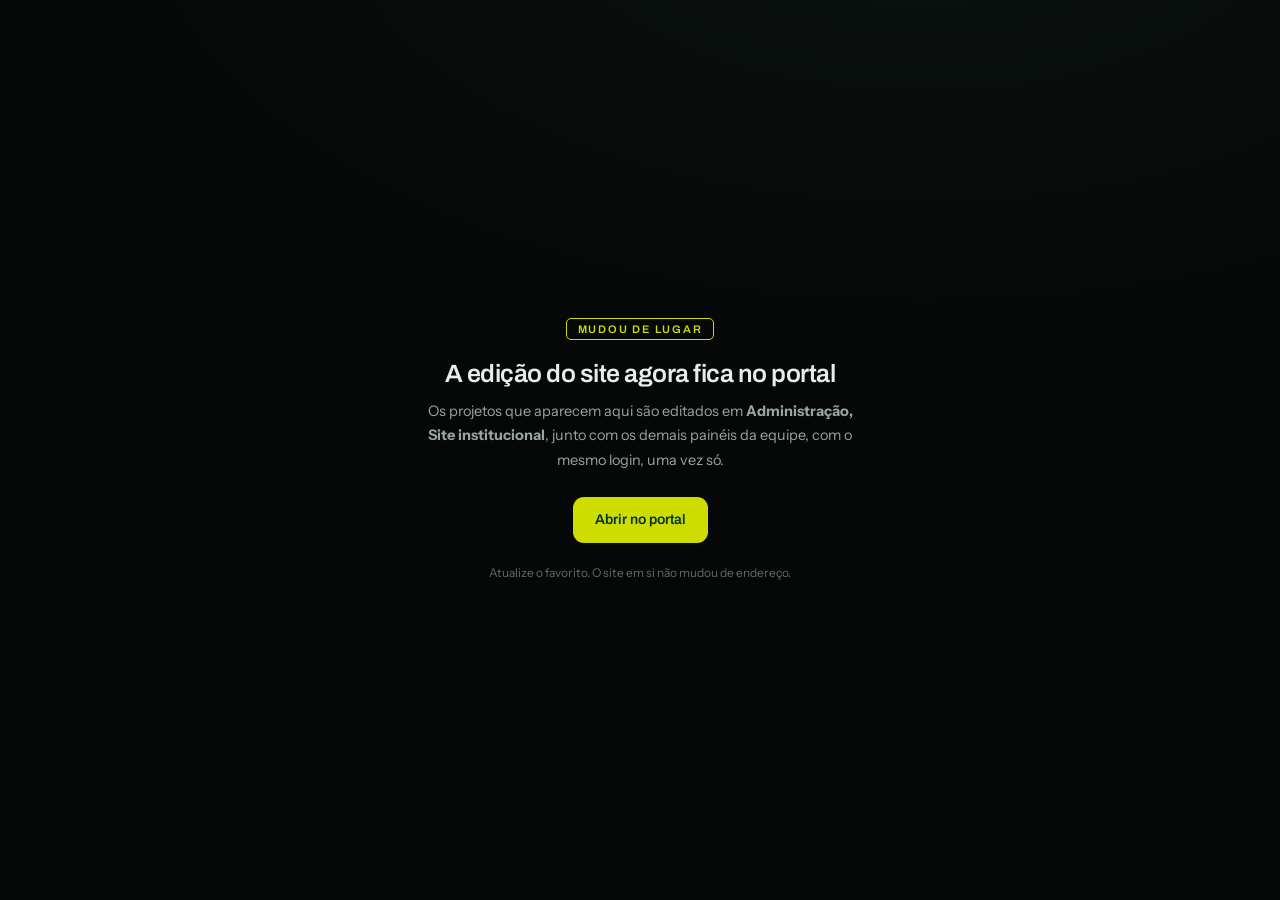
<file: admin.html>
<!DOCTYPE html>
<html lang="pt-BR">
<head>
<meta charset="UTF-8">
<meta name="viewport" content="width=device-width, initial-scale=1">
<meta name="theme-color" content="#050807"> <!-- auditar: ok, theme-color exige valor literal -->
<meta name="robots" content="noindex,nofollow">
<title>A edição do site agora fica no portal</title>
<link rel="icon" type="image/png" href="favicon.png">
<link rel="preconnect" href="https://fonts.googleapis.com">
<link rel="preconnect" href="https://fonts.gstatic.com" crossorigin>
<link href="https://fonts.googleapis.com/css2?family=Archivo:wght@600&family=Instrument+Sans:wght@400;500&family=IBM+Plex+Mono:wght@400&display=swap" rel="stylesheet">
<link rel="stylesheet" href="ds/tokens.css">
<style>
*{box-sizing:border-box;margin:0;padding:0}
body{min-height:100vh;background:radial-gradient(120% 90% at 72% -12%,var(--painel) 0%,var(--bg) 58%);
  color:var(--ink);font-family:var(--f);display:flex;align-items:center;justify-content:center;padding:28px;text-align:center}
.cx{max-width:430px}
.tag{font-family:var(--fd);font-size:11px;font-weight:600;letter-spacing:.16em;text-transform:uppercase;
  color:var(--syn);border:1px solid var(--syn-borda);border-radius:var(--r-tag);padding:4px 11px;display:inline-block}
h1{font-family:var(--fd);font-size:25px;font-weight:600;letter-spacing:-.02em;margin:20px 0 12px}
p{color:var(--muted);font-size:14.5px;line-height:1.7}
p.mini{color:var(--dim);font-size:12px;margin-top:20px}
a.btn{display:inline-flex;align-items:center;gap:9px;height:46px;padding:0 22px;border-radius:var(--r-sm);
  background:var(--syn);color:var(--cortex);font-family:var(--fd);font-weight:600;
  font-size:14px;text-decoration:none;margin-top:24px}
</style>
</head>
<body>
<div class="cx">
  <span class="tag">Mudou de lugar</span>
  <h1>A edição do site agora fica no portal</h1>
  <p>Os projetos que aparecem aqui são editados em <b>Administração, Site institucional</b>,
    junto com os demais painéis da equipe, com o mesmo login, uma vez só.</p>
  <a class="btn" href="https://membro.neurodynamics.dev/#/admin/site">Abrir no portal</a>
  <p class="mini">Atualize o favorito. O site em si não mudou de endereço.</p>
</div>
<script>setTimeout(function(){ location.replace('https://membro.neurodynamics.dev/#/admin/site'); }, 2600);</script>
</body>
</html>
</file>
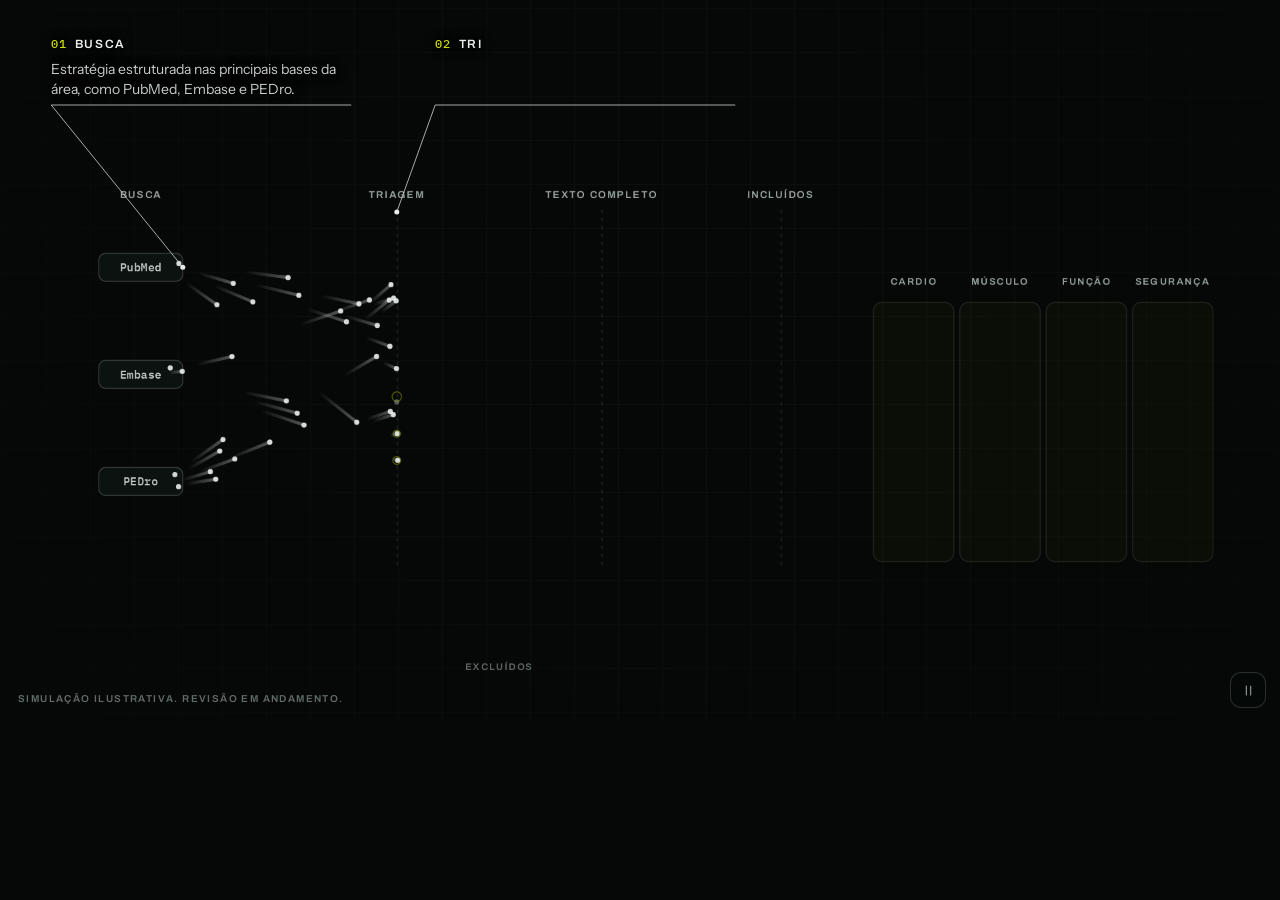
<file: anim/gaia.html>
<!doctype html>
<!--
  NeuroDynamics, animação da Gaia (revisão sistemática sobre FES-cycling).
  Cena 2D (cena2d.js): os estudos saem das bases, passam pela triagem e
  pelo texto completo, e os incluídos se organizam pelos desfechos que a
  revisão sintetiza. Sem números: a revisão está em andamento.
  Parâmetros: lang=en|pt|fr, t=<s> (congela), poster=1.
-->
<html lang="pt-BR">
<head>
<meta charset="utf-8">
<meta name="viewport" content="width=device-width, initial-scale=1">
<title>Gaia, animação</title>
<link rel="preconnect" href="https://fonts.googleapis.com">
<link rel="preconnect" href="https://fonts.gstatic.com" crossorigin>
<link href="https://fonts.googleapis.com/css2?family=Archivo:wght@600&family=IBM+Plex+Mono:wght@500;600&family=Instrument+Sans:wght@400&display=swap" rel="stylesheet">
<link rel="stylesheet" href="../ds/tokens.css">
<link rel="stylesheet" href="anim.css">
</head>
<body>
<main class="anim" id="anim">
  <div class="stage" id="stage">
    <div class="stage__status" id="status"></div>
    <div class="overlay" aria-hidden="true">
      <svg id="leaders"></svg>
      <div id="tags"></div>
    </div>
    <p class="note" data-t="note"></p>
  </div>
  <button class="toggle" type="button" id="toggle"></button>
  <ol class="legend" id="legend"></ol>
</main>
<script src="anim.js"></script>
<script src="cena2d.js"></script>
<script>
const TEXT = {
  pt: {
    note: 'Simulação ilustrativa. Revisão em andamento.',
    pause: 'Pausar a animação', play: 'Reproduzir a animação',
    bases: ['PubMed', 'Embase', 'PEDro'], etapas: ['Busca', 'Triagem', 'Texto completo', 'Incluídos'],
    desfechos: ['Cardio', 'Músculo', 'Função', 'Segurança'], fora: 'Excluídos',
    tags: {
      busca: ['Busca', 'Estratégia estruturada nas principais bases da área, como PubMed, Embase e PEDro.'],
      triagem: ['Triagem', 'Revisores independentes leem título, resumo e texto completo de cada estudo.'],
      sintese: ['Síntese', 'Os incluídos são avaliados quanto ao risco de viés e organizados por desfecho.'],
    },
  },
  en: {
    note: 'Illustrative simulation. Review in progress.',
    pause: 'Pause the animation', play: 'Play the animation',
    bases: ['PubMed', 'Embase', 'PEDro'], etapas: ['Search', 'Screening', 'Full text', 'Included'],
    desfechos: ['Cardio', 'Muscle', 'Function', 'Safety'], fora: 'Excluded',
    tags: {
      busca: ['Search', 'A structured strategy across the main databases of the field, such as PubMed, Embase and PEDro.'],
      triagem: ['Screening', 'Independent reviewers read the title, abstract and full text of each study.'],
      sintese: ['Synthesis', 'Included studies are appraised for risk of bias and organised by outcome.'],
    },
  },
  fr: {
    note: 'Simulation illustrative. Revue en cours.',
    pause: 'Mettre l\'animation en pause', play: 'Lire l\'animation',
    bases: ['PubMed', 'Embase', 'PEDro'], etapas: ['Recherche', 'Tri', 'Texte intégral', 'Inclus'],
    desfechos: ['Cardio', 'Muscle', 'Fonction', 'Sécurité'], fora: 'Exclus',
    tags: {
      busca: ['Recherche', 'Une stratégie structurée dans les principales bases du domaine, comme PubMed, Embase et PEDro.'],
      triagem: ['Tri', 'Des relecteurs indépendants lisent le titre, le résumé et le texte intégral de chaque étude.'],
      sintese: ['Synthèse', 'Les études incluses sont évaluées pour le risque de biais et classées par critère de jugement.'],
    },
  },
};

const P = NDPincel, { COR, SYN, TINTA, lerp, clamp, entre, suave } = P;
const PERIODO = 15;

/* os estudos: de que base vêm, quando saem, onde param */
const rnd = P.semente(7);
const ESTUDOS = Array.from({ length: 96 }, (_, i) => {
  const r = rnd();
  const destino = r < 0.6 ? 1 : r < 0.84 ? 2 : 3;   // 1: fora na triagem, 2: fora no texto completo, 3: incluído
  return { base: i % 3, t0: 0.4 + rnd() * 3.6, j: rnd() * 2 - 1, k: rnd() * 2 - 1, destino,
           desfechos: [0, 1, 2, 3].filter(() => rnd() < 0.45) };
});
ESTUDOS.filter(e => e.destino === 3).forEach((e, n) => { e.n = n; if (!e.desfechos.length) e.desfechos = [n % 4]; });
/* a ordem de cada estudo dentro da coluna de cada desfecho: a coluna cresce de baixo para cima */
const ORDEM = [0, 1, 2, 3].map(d => ESTUDOS.filter(e => e.destino === 3 && e.desfechos.includes(d)));
const INCLUIDOS = ESTUDOS.filter(e => e.destino === 3).length;

function geometria(W, H, narrow){
  const top = narrow ? 0.30 : 0.30, base = narrow ? 0.80 : 0.78;
  return {
    xBase: W * (narrow ? 0.12 : 0.11), x1: W * (narrow ? 0.34 : 0.31), x2: W * (narrow ? 0.52 : 0.47), x3: W * (narrow ? 0.66 : 0.61),
    mid: H * 0.52, banda: H * (base - top) / 2, top: H * top, base: H * base, chao: H * (narrow ? 0.9 : 0.9),
    gx: W * (narrow ? 0.70 : 0.68), gw: W * (narrow ? 0.27 : 0.27), gy: H * (narrow ? 0.40 : 0.42), gh: H * (narrow ? 0.40 : 0.36)
  };
}
const baseY = (G, b) => G.mid + (b - 1) * G.banda * 0.62;
/* onde cada estudo está em t: segmentos de 1,1 s entre as etapas */
function posicao(e, t, G){
  const s = t - e.t0; if (s < 0) return null;
  const A = [G.xBase + 28, baseY(G, e.base) + e.j * 6];
  const B = [G.x1, G.mid + e.j * G.banda * 0.55];
  const C = [G.x2, G.mid + e.j * G.banda * 0.4];
  const D = [G.x3, G.mid + e.j * G.banda * 0.3];
  const seg = (p, q, k) => [lerp(p[0], q[0], suave(k)), lerp(p[1], q[1], suave(k))];
  const pilha = (x, ordem) => [x + (ordem % 6) * 5 - 12, G.chao - Math.floor(ordem / 6) * 5];
  if (s < 1.1) return { p: seg(A, B, s / 1.1), estado: 'vai' };
  if (e.destino === 1){
    const o = ESTUDOS.filter(x => x.destino === 1).indexOf(e);
    return { p: seg(B, pilha(G.x1, o), (s - 1.1) / 0.9), estado: 'fora', k: clamp((s - 1.1) / 0.9) };
  }
  if (s < 2.2) return { p: seg(B, C, (s - 1.1) / 1.1), estado: 'vai' };
  if (e.destino === 2){
    const o = ESTUDOS.filter(x => x.destino === 2).indexOf(e);
    return { p: seg(C, pilha(G.x2, o), (s - 2.2) / 0.9), estado: 'fora', k: clamp((s - 2.2) / 0.9) };
  }
  if (s < 3.3) return { p: seg(C, D, (s - 2.2) / 1.1), estado: 'vai' };
  return { p: D, estado: 'dentro', k: clamp((s - 3.3) / 1.4) };
}
/* a célula de cada estudo incluído em cada desfecho */
function celula(G, d, e, narrow){
  const m = ORDEM[d].indexOf(e), cw = G.gw / 4, passo = narrow ? 8 : 12;
  return [G.gx + d * cw + cw / 2 + ((m % 3) - 1) * passo, G.gy + G.gh - (narrow ? 12 : 18) - Math.floor(m / 3) * passo];
}

NDCena({
  TEXT, periodo: PERIODO, quadroParado: 10.5,
  TAGS: [
    { key: 'busca', wide: [0.04, 0.05, 'left'], narrow: [0.05, 0.03, 'left'] },
    { key: 'triagem', wide: [0.34, 0.05, 'left'], narrow: [0.95, 0.03, 'right'] },
    { key: 'sintese', wide: [0.96, 0.84, 'right'], narrow: [0.95, 0.93, 'right'] },
  ],
  desenhar(ctx, t, W, H, { narrow, TEXT }){
    P.grade(ctx, W, H);
    const G = geometria(W, H, narrow);
    const fade = 1 - entre(t, PERIODO - 1.4, PERIODO - 0.2);
    const entra = entre(t, 0, 0.8);
    ctx.globalAlpha = fade * entra;

    /* as etapas: linha vertical e o nome em cima */
    TEXT.etapas.forEach((nome, i) => {
      const x = [G.xBase, G.x1, G.x2, G.x3][i];
      ctx.strokeStyle = TINTA(i ? 0.14 : 0); ctx.lineWidth = 1;
      if (i){ ctx.setLineDash([3, 5]); ctx.beginPath(); ctx.moveTo(x + .5, G.top - 6); ctx.lineTo(x + .5, G.base + 6); ctx.stroke(); ctx.setLineDash([]); }
      P.rotulo(ctx, nome, x, G.top - 18, { alinha: 'center', cor: COR.nevoa, tam: narrow ? 8.5 : 10 });
    });
    P.rotulo(ctx, TEXT.fora, (G.x1 + G.x2) / 2, G.chao + 22, { alinha: 'center', cor: COR.grafite, tam: narrow ? 8 : 9.5 });

    /* as bases */
    TEXT.bases.forEach((b, i) => {
      const y = baseY(G, i), w = narrow ? 58 : 84, h = narrow ? 22 : 28;
      P.caixa(ctx, G.xBase - w / 2, y - h / 2, w, h, 7);
      ctx.fillStyle = COR.painel; ctx.fill(); ctx.strokeStyle = TINTA(0.22); ctx.stroke();
      P.mono(ctx, b, G.xBase, y + 4, { alinha: 'center', cor: COR.clay, tam: narrow ? 9 : 11 });
    });

    /* a grade dos desfechos */
    const cw = G.gw / 4, cheia = entre(t, 6.5, 8.5);
    TEXT.desfechos.forEach((d, i) => {
      const x = G.gx + i * cw;
      P.caixa(ctx, x + 3, G.gy, cw - 6, G.gh, 9);
      ctx.fillStyle = `rgba(206,220,0,${0.025 + 0.05 * cheia})`; ctx.fill();
      ctx.strokeStyle = TINTA(0.12 + 0.1 * cheia); ctx.stroke();
      P.rotulo(ctx, d, x + cw / 2, G.gy - 18, { alinha: 'center', cor: COR.nevoa, tam: narrow ? 8 : 9.5 });
    });

    /* os estudos: um rastro curto atrás de cada um, um anel ao passar por uma etapa */
    const r = narrow ? 2 : 2.6, lado = narrow ? 5 : 8;
    for (const e of ESTUDOS){
      const q = posicao(e, t, G); if (!q) continue;
      const [x, y] = q.p;
      if (q.estado === 'dentro'){
        /* chega aos incluídos e se copia para a coluna de cada desfecho que mede */
        e.desfechos.forEach(d => {
          const c = celula(G, d, e, narrow);
          const px = lerp(x, c[0], suave(q.k)), py = lerp(y, c[1], suave(q.k));
          ctx.save(); P.brilho(ctx, SYN(0.8), 10); ctx.fillStyle = SYN(0.95);
          const l = lerp(r * 2, lado, suave(q.k));
          ctx.fillRect(px - l / 2, py - l / 2, l, l); ctx.restore();
        });
        continue;
      }
      const ant = posicao(e, t - 0.14, G);
      const fora = q.estado === 'fora';
      if (ant && !fora){
        const g = ctx.createLinearGradient(ant.p[0], ant.p[1], x, y);
        g.addColorStop(0, TINTA(0)); g.addColorStop(1, TINTA(0.35));
        ctx.strokeStyle = g; ctx.lineWidth = r * 1.2; ctx.lineCap = 'round';
        ctx.beginPath(); ctx.moveTo(ant.p[0], ant.p[1]); ctx.lineTo(x, y); ctx.stroke();
      }
      ctx.fillStyle = fora ? `rgba(97,108,104,${lerp(0.85, 0.6, q.k)})` : TINTA(0.9);
      ctx.beginPath(); ctx.arc(x, y, r, 0, Math.PI * 2); ctx.fill();
      /* o anel da leitura, ao cruzar cada etapa */
      const s = t - e.t0;
      [[1.1, G.x1], [2.2, G.x2], [3.3, G.x3]].forEach(([tg, gx]) => {
        const k = (s - tg) / 0.45;
        if (k < 0 || k > 1 || (tg === 2.2 && e.destino < 2) || (tg === 3.3 && e.destino < 3)) return;
        const yy = tg === 1.1 ? G.mid + e.j * G.banda * 0.55 : tg === 2.2 ? G.mid + e.j * G.banda * 0.4 : G.mid + e.j * G.banda * 0.3;
        ctx.strokeStyle = SYN(0.5 * (1 - k)); ctx.lineWidth = 1;
        ctx.beginPath(); ctx.arc(gx, yy, 3 + k * 10, 0, Math.PI * 2); ctx.stroke();
      });
    }
    ctx.globalAlpha = 1;

    return {
      busca: [G.xBase + (narrow ? 29 : 42), baseY(G, 0)],
      triagem: [G.x1, G.top - 4],
      sintese: [G.gx + G.gw / 2, G.gy + G.gh * 0.55],
    };
  },
});
</script>
</body>
</html>
</file>
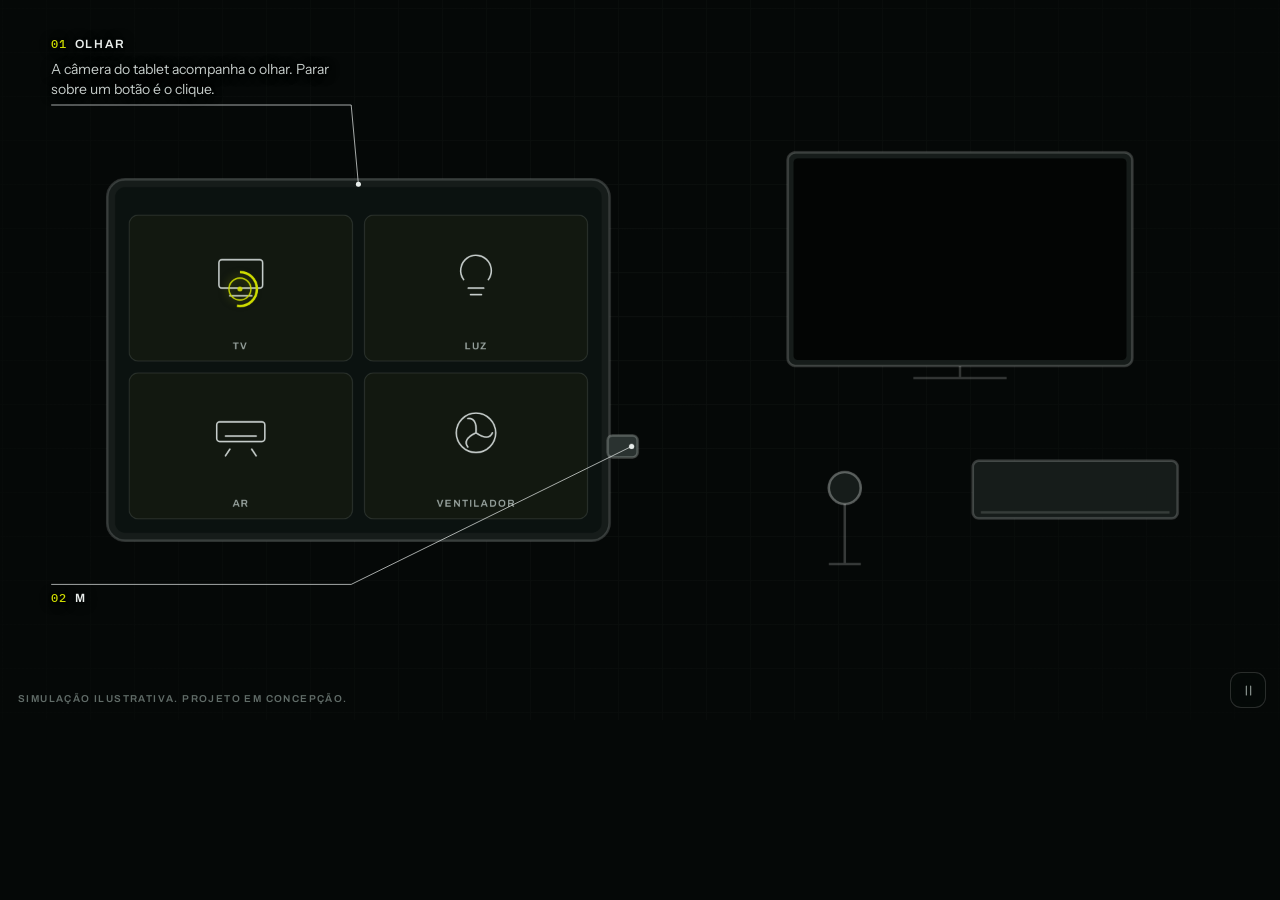
<file: anim/zefiro.html>
<!doctype html>
<!--
  NeuroDynamics, animação do Zéfiro (controle do ambiente pelo olhar).
  Cena 2D (cena2d.js): o olhar para sobre um botão do tablet, o módulo
  reemite o sinal do controle remoto e o aparelho responde. Projeto em
  conceito: a interface é ilustrativa.
  Parâmetros: lang=en|pt|fr, t=<s> (congela), poster=1.
-->
<html lang="pt-BR">
<head>
<meta charset="utf-8">
<meta name="viewport" content="width=device-width, initial-scale=1">
<title>Zéfiro, animação</title>
<link rel="preconnect" href="https://fonts.googleapis.com">
<link rel="preconnect" href="https://fonts.gstatic.com" crossorigin>
<link href="https://fonts.googleapis.com/css2?family=Archivo:wght@600&family=IBM+Plex+Mono:wght@500;600&family=Instrument+Sans:wght@400&display=swap" rel="stylesheet">
<link rel="stylesheet" href="../ds/tokens.css">
<link rel="stylesheet" href="anim.css">
</head>
<body>
<main class="anim" id="anim">
  <div class="stage" id="stage">
    <div class="stage__status" id="status"></div>
    <div class="overlay" aria-hidden="true">
      <svg id="leaders"></svg>
      <div id="tags"></div>
    </div>
    <p class="note" data-t="note"></p>
  </div>
  <button class="toggle" type="button" id="toggle"></button>
  <ol class="legend" id="legend"></ol>
</main>
<script src="anim.js"></script>
<script src="cena2d.js"></script>
<script>
const TEXT = {
  pt: {
    note: 'Simulação ilustrativa. Projeto em concepção.',
    pause: 'Pausar a animação', play: 'Reproduzir a animação',
    botoes: ['TV', 'Luz', 'Ar', 'Ventilador'],
    tags: {
      olhar: ['Olhar', 'A câmera do tablet acompanha o olhar. Parar sobre um botão é o clique.'],
      modulo: ['Módulo', 'Aprende os sinais dos controles remotos da casa e os reemite em infravermelho.'],
      casa: ['A casa', 'A TV, a luz e o ar respondem como respondem ao controle de sempre.'],
    },
  },
  en: {
    note: 'Illustrative simulation. Concept-stage project.',
    pause: 'Pause the animation', play: 'Play the animation',
    botoes: ['TV', 'Light', 'Air', 'Fan'],
    tags: {
      olhar: ['Gaze', 'The tablet camera follows the eyes. Resting on a button is the click.'],
      modulo: ['Module', 'Learns the signals of the remote controls at home and re-emits them in infrared.'],
      casa: ['The home', 'The TV, the light and the air conditioning respond as they do to the usual remote.'],
    },
  },
  fr: {
    note: 'Simulation illustrative. Projet en conception.',
    pause: 'Mettre l\'animation en pause', play: 'Lire l\'animation',
    botoes: ['Télé', 'Lumière', 'Clim', 'Ventilateur'],
    tags: {
      olhar: ['Regard', 'La caméra de la tablette suit le regard. S\'arrêter sur un bouton vaut un clic.'],
      modulo: ['Module', 'Il apprend les signaux des télécommandes de la maison et les réémet en infrarouge.'],
      casa: ['La maison', 'La télé, la lumière et la clim répondent comme à la télécommande habituelle.'],
    },
  },
};

const P = NDPincel, { COR, SYN, TINTA, lerp, clamp, entre, suave } = P;
const PERIODO = 13;
/* cada pedido: o botão, quando o olhar chega, quando o clique acontece */
const PEDIDOS = [
  { botao: 0, chega: 0.4, clica: 2.0, alvo: 'tv' },
  { botao: 1, chega: 4.2, clica: 5.8, alvo: 'luz' },
  { botao: 2, chega: 8.0, clica: 9.6, alvo: 'ar' },
];
const DURA = 1.2;          // o olhar parado até virar clique
const VOO = 0.8;           // o sinal do módulo até o aparelho

function geo(W, H, narrow){
  if (narrow) return {
    tab: { x: W * 0.08, y: H * 0.16, w: W * 0.84, h: H * 0.36 },
    mod: { x: W * 0.92 - 4, y: H * 0.52 + 6 },
    tv: { x: W * 0.08, y: H * 0.64, w: W * 0.42, h: H * 0.2 },
    luz: { x: W * 0.68, y: H * 0.70 }, ar: { x: W * 0.58, y: H * 0.88, w: W * 0.34, h: H * 0.06 }
  };
  return {
    tab: { x: W * 0.09, y: H * 0.26, w: W * 0.38, h: H * 0.48 },
    mod: { x: W * 0.47 + 6, y: H * 0.62 },
    tv: { x: W * 0.62, y: H * 0.22, w: W * 0.26, h: H * 0.28 },
    luz: { x: W * 0.66, y: H * 0.70 }, ar: { x: W * 0.76, y: H * 0.64, w: W * 0.16, h: H * 0.08 }
  };
}
function botaoRet(G, i){
  const pad = 14, gap = 12, t = G.tab, iw = t.w - pad * 2, ih = t.h - pad * 2 - 14;
  const bw = (iw - gap) / 2, bh = (ih - gap) / 2;
  return { x: t.x + pad + (i % 2) * (bw + gap), y: t.y + pad + 14 + Math.floor(i / 2) * (bh + gap), w: bw, h: bh };
}
/* os ícones, só traço */
function icone(ctx, i, cx, cy, s, cor){
  ctx.save(); ctx.strokeStyle = cor; ctx.lineWidth = 1.6; ctx.lineCap = 'round'; ctx.lineJoin = 'round'; ctx.beginPath();
  if (i === 0){ P.caixa(ctx, cx - s, cy - s * 0.7, s * 2, s * 1.3, 3); ctx.moveTo(cx - s * 0.5, cy + s * 0.95); ctx.lineTo(cx + s * 0.5, cy + s * 0.95); }
  if (i === 1){ ctx.arc(cx, cy - s * 0.2, s * 0.7, Math.PI * 0.8, Math.PI * 2.2); ctx.moveTo(cx - s * 0.35, cy + s * 0.6); ctx.lineTo(cx + s * 0.35, cy + s * 0.6);
    ctx.moveTo(cx - s * 0.25, cy + s * 0.9); ctx.lineTo(cx + s * 0.25, cy + s * 0.9); }
  if (i === 2){ P.caixa(ctx, cx - s * 1.1, cy - s * 0.5, s * 2.2, s * 0.9, 3); ctx.moveTo(cx - s * 0.7, cy + s * 0.15); ctx.lineTo(cx + s * 0.7, cy + s * 0.15);
    ctx.moveTo(cx - s * 0.5, cy + s * 0.75); ctx.lineTo(cx - s * 0.7, cy + s * 1.05); ctx.moveTo(cx + s * 0.5, cy + s * 0.75); ctx.lineTo(cx + s * 0.7, cy + s * 1.05); }
  if (i === 3){ ctx.arc(cx, cy, s * 0.9, 0, Math.PI * 2); for (let k = 0; k < 3; k++){ const a = k * 2.094;
    ctx.moveTo(cx, cy); ctx.quadraticCurveTo(cx + Math.cos(a + 0.6) * s * 0.7, cy + Math.sin(a + 0.6) * s * 0.7, cx + Math.cos(a) * s * 0.75, cy + Math.sin(a) * s * 0.75); } }
  ctx.stroke(); ctx.restore();
}
function alvoPonto(G, k){
  if (k === 'tv') return [G.tv.x, G.tv.y + G.tv.h / 2];
  if (k === 'luz') return [G.luz.x - 14, G.luz.y - 14];
  return [G.ar.x, G.ar.y + G.ar.h / 2];
}

NDCena({
  TEXT, periodo: PERIODO, quadroParado: 3.6,
  TAGS: [
    { key: 'olhar', wide: [0.04, 0.05, 'left'], narrow: [0.05, 0.03, 'left'] },
    { key: 'modulo', wide: [0.04, 0.82, 'left'], narrow: [0.05, 0.56, 'left'] },
    { key: 'casa', wide: [0.96, 0.05, 'right'], narrow: [0.95, 0.03, 'right'] },
  ],
  desenhar(ctx, t, W, H, { narrow, TEXT }){
    P.grade(ctx, W, H);
    const G = geo(W, H, narrow);
    const fade = 1 - entre(t, PERIODO - 0.9, PERIODO - 0.1);
    ctx.globalAlpha = fade;

    /* o estado da casa em t */
    const ligado = { tv: 0, luz: 0, ar: 0 }, ativo = [0, 0, 0, 0];
    let sinal = null;
    PEDIDOS.forEach(pd => {
      const k = entre(t, pd.clica + VOO - 0.1, pd.clica + VOO + 0.4);
      ligado[pd.alvo] = Math.max(ligado[pd.alvo], k);
      ativo[pd.botao] = Math.max(ativo[pd.botao], entre(t, pd.clica, pd.clica + 0.25) * (1 - entre(t, pd.clica + 1.6, pd.clica + 2.2)));
      if (t >= pd.clica && t <= pd.clica + VOO + 0.3) sinal = { pd, k: (t - pd.clica) / VOO };
    });

    /* o olhar: vai de um botão a outro e para */
    let gz = null, dwell = 0;
    for (let i = PEDIDOS.length - 1; i >= 0; i--){
      const pd = PEDIDOS[i]; if (t < pd.chega - 0.6) continue;
      const b = botaoRet(G, pd.botao), dest = [b.x + b.w / 2, b.y + b.h / 2];
      const prev = i ? botaoRet(G, PEDIDOS[i - 1].botao) : { x: G.tab.x + G.tab.w / 2 - 20, y: G.tab.y + G.tab.h / 2 - 20, w: 40, h: 40 };
      const orig = [prev.x + prev.w / 2, prev.y + prev.h / 2];
      const k = entre(t, pd.chega - 0.6, pd.chega + 0.2);
      gz = [lerp(orig[0], dest[0], k) + Math.sin(t * 7) * 1.5, lerp(orig[1], dest[1], k) + Math.cos(t * 5) * 1.5];
      dwell = clamp((t - (pd.clica - DURA)) / DURA);
      if (t > pd.clica) dwell = 0;
      break;
    }
    if (!gz){ const b = G.tab; gz = [b.x + b.w / 2 + Math.sin(t * 2) * 10, b.y + b.h / 2]; }

    /* o tablet */
    const tb = G.tab;
    P.caixa(ctx, tb.x - 8, tb.y - 8, tb.w + 16, tb.h + 16, 18); ctx.fillStyle = COR.escuro; ctx.fill(); ctx.strokeStyle = TINTA(0.18); ctx.stroke();
    P.caixa(ctx, tb.x, tb.y, tb.w, tb.h, 10); ctx.fillStyle = COR.painel; ctx.fill();
    const cam = [tb.x + tb.w / 2, tb.y - 3];
    ctx.fillStyle = TINTA(0.5); ctx.beginPath(); ctx.arc(cam[0], cam[1], 2.2, 0, Math.PI * 2); ctx.fill();
    TEXT.botoes.forEach((nome, i) => {
      const b = botaoRet(G, i), a = ativo[i];
      P.caixa(ctx, b.x, b.y, b.w, b.h, 9);
      ctx.fillStyle = `rgba(206,220,0,${0.03 + a * 0.12})`; ctx.fill();
      ctx.strokeStyle = a > 0.05 ? SYN(0.4 + a * 0.5) : TINTA(0.14); ctx.lineWidth = 1; ctx.stroke();
      const s = Math.min(b.w, b.h) * (narrow ? 0.16 : 0.15);
      icone(ctx, i, b.x + b.w / 2, b.y + b.h / 2 - s * 0.6, s, a > 0.05 ? SYN(0.9) : COR.clay);
      P.rotulo(ctx, nome, b.x + b.w / 2, b.y + b.h - (narrow ? 8 : 12), { alinha: 'center', cor: a > 0.05 ? COR.synapse : COR.nevoa, tam: narrow ? 8 : 10 });
    });
    /* o cursor do olhar, com o anel que enche */
    ctx.save(); P.brilho(ctx, SYN(0.6), 14);
    ctx.strokeStyle = SYN(0.9); ctx.lineWidth = 1.5; ctx.beginPath(); ctx.arc(gz[0], gz[1], 11, 0, Math.PI * 2); ctx.stroke(); ctx.restore();
    ctx.fillStyle = SYN(0.9); ctx.beginPath(); ctx.arc(gz[0], gz[1], 2.5, 0, Math.PI * 2); ctx.fill();
    if (dwell > 0){ ctx.strokeStyle = SYN(1); ctx.lineWidth = 2.5; ctx.beginPath();
      ctx.arc(gz[0], gz[1], 17, -Math.PI / 2, -Math.PI / 2 + dwell * Math.PI * 2); ctx.stroke(); }

    /* o módulo, preso ao tablet */
    const md = G.mod, mw = narrow ? 26 : 30, mh = narrow ? 18 : 22;
    P.caixa(ctx, md.x - (narrow ? mw : 0), md.y - mh / 2, mw, mh, 5); ctx.fillStyle = '#2a3230'; ctx.fill(); ctx.strokeStyle = TINTA(0.25); ctx.stroke();
    const led = [narrow ? md.x - mw + 6 : md.x + mw - 6, md.y];
    const pisca = sinal ? 0.5 + 0.5 * Math.sin(t * 40) : 0;
    ctx.save(); if (pisca) P.brilho(ctx, SYN(0.9), 12);
    ctx.fillStyle = sinal ? SYN(0.5 + pisca * 0.5) : TINTA(0.25); ctx.beginPath(); ctx.arc(led[0], led[1], 3, 0, Math.PI * 2); ctx.fill(); ctx.restore();

    /* o sinal: arcos que viajam do módulo ao aparelho */
    if (sinal){
      const dst = alvoPonto(G, sinal.pd.alvo), ang = Math.atan2(dst[1] - led[1], dst[0] - led[0]);
      for (let k = 0; k < 4; k++){
        const f = sinal.k - k * 0.12; if (f < 0 || f > 1) continue;
        const x = lerp(led[0], dst[0], f), y = lerp(led[1], dst[1], f);
        ctx.strokeStyle = SYN(0.75 * (1 - f * 0.6)); ctx.lineWidth = 1.4;
        ctx.beginPath(); ctx.arc(x, y, 10 + k * 2, ang - 0.6, ang + 0.6); ctx.stroke();
      }
    }

    /* a TV: a tela acende em Axon e Cortex */
    const tv = G.tv;
    P.caixa(ctx, tv.x - 6, tv.y - 6, tv.w + 12, tv.h + 12, 8); ctx.fillStyle = COR.escuro; ctx.fill(); ctx.strokeStyle = TINTA(0.2); ctx.stroke();
    P.caixa(ctx, tv.x, tv.y, tv.w, tv.h, 4); ctx.fillStyle = '#030504'; ctx.fill();
    if (ligado.tv > 0){
      ctx.save(); ctx.globalAlpha *= ligado.tv;
      const g = ctx.createLinearGradient(tv.x, tv.y, tv.x + tv.w, tv.y + tv.h);
      g.addColorStop(0, '#00352F'); g.addColorStop(1, '#00594F');
      P.caixa(ctx, tv.x, tv.y, tv.w, tv.h, 4); ctx.fillStyle = g; ctx.fill();
      for (let k = 0; k < 3; k++){ const yy = tv.y + tv.h * (0.62 + k * 0.1);
        ctx.fillStyle = TINTA(0.25 - k * 0.06); ctx.fillRect(tv.x + tv.w * 0.1, yy, tv.w * (0.6 - k * 0.15), 3); }
      ctx.restore();
    }
    ctx.strokeStyle = TINTA(0.2); ctx.beginPath(); ctx.moveTo(tv.x + tv.w / 2, tv.y + tv.h + 6); ctx.lineTo(tv.x + tv.w / 2, tv.y + tv.h + 18);
    ctx.moveTo(tv.x + tv.w * 0.36, tv.y + tv.h + 18); ctx.lineTo(tv.x + tv.w * 0.64, tv.y + tv.h + 18); ctx.stroke();

    /* a luz */
    const lz = G.luz, rl = narrow ? 12 : 16;
    if (ligado.luz > 0){ const g = ctx.createRadialGradient(lz.x, lz.y - rl, 0, lz.x, lz.y - rl, rl * 7);
      g.addColorStop(0, `rgba(232,237,235,${0.35 * ligado.luz})`); g.addColorStop(1, 'rgba(232,237,235,0)');
      ctx.fillStyle = g; ctx.beginPath(); ctx.arc(lz.x, lz.y - rl, rl * 7, 0, Math.PI * 2); ctx.fill(); }
    ctx.fillStyle = ligado.luz > 0.1 ? `rgba(240,242,240,${0.4 + 0.6 * ligado.luz})` : COR.escuro;
    ctx.strokeStyle = TINTA(0.35); ctx.beginPath(); ctx.arc(lz.x, lz.y - rl, rl, 0, Math.PI * 2); ctx.fill(); ctx.stroke();
    ctx.strokeStyle = TINTA(0.22); ctx.beginPath(); ctx.moveTo(lz.x, lz.y); ctx.lineTo(lz.x, lz.y + (narrow ? 34 : 60));
    ctx.moveTo(lz.x - 16, lz.y + (narrow ? 34 : 60)); ctx.lineTo(lz.x + 16, lz.y + (narrow ? 34 : 60)); ctx.stroke();

    /* o ar: o visor mostra a temperatura e o ar sai */
    const ar = G.ar;
    P.caixa(ctx, ar.x, ar.y, ar.w, ar.h, 6); ctx.fillStyle = COR.escuro; ctx.fill(); ctx.strokeStyle = TINTA(0.22); ctx.stroke();
    ctx.strokeStyle = TINTA(0.15); ctx.beginPath(); ctx.moveTo(ar.x + 8, ar.y + ar.h - 6); ctx.lineTo(ar.x + ar.w - 8, ar.y + ar.h - 6); ctx.stroke();
    if (ligado.ar > 0){
      P.mono(ctx, '23°', ar.x + ar.w - 10, ar.y + ar.h * 0.55, { alinha: 'right', cor: `rgba(206,220,0,${ligado.ar})`, tam: narrow ? 10 : 12 });
      for (let k = 0; k < 3; k++){ const f = ((t * 0.8 + k / 3) % 1);
        ctx.strokeStyle = TINTA(0.25 * (1 - f) * ligado.ar); ctx.beginPath();
        const yy = ar.y + ar.h + 6 + f * 26; ctx.moveTo(ar.x + ar.w * 0.2, yy); ctx.quadraticCurveTo(ar.x + ar.w * 0.5, yy + 6, ar.x + ar.w * 0.8, yy); ctx.stroke(); }
    }
    ctx.globalAlpha = 1;
    return { olhar: cam, modulo: led, casa: [tv.x + tv.w / 2, tv.y - 6] };
  },
});
</script>
</body>
</html>
</file>
<file: ds/tokens.css>
/* NRO DS 3.0.0, gerado de brand/design-system/tokens.css. Não edite aqui: edite no brand e rode scripts/distribuir.mjs. */
/* ============================================================
   NeuroDynamics · Tokens
   Fonte única dos tokens da marca. Famílias de cor em quatro tons
   (light, medium, primary, dark), papéis de interface, tipografia,
   espaço, forma e movimento.

   Quatro conjuntos de cor:
     primário    Cortex, em cinco tons. Axon é o primary, Cortex o
                 dark, Synapse o acento (foco e CTA único). Únicas
                 cores permitidas em brilho, blur, gradiente e vidro.
     neutro      Sulco (fundos e tinta), Pia (cinzas frios), Medula
                 (papel quente).
     secundário  Ion, Neuron, Glia, Retina, Nexo, Dendrito, Lúmen,
                 Ritmo, Impulso, Plexo, Íris. Uso chapado, uma família
                 por superfície.
     funcional   Nominal, Caution, Critical, Signal, Idle. Só para
                 estados de interface; nunca em documentos ou marca.

   Pareamento: fundo light com o dark da família; fundo dark com
   branco; fundo primary com o dark da família, exceto Cortex,
   Retina e Nexo, que levam branco.

   Os nomes antigos (--soma, --vital, --mielina, --pulso, --plasma,
   --r-pill...) continuam no fim do bloco como aliases, para que os
   apps que já colaram esta folha não quebrem. Não use em código novo.

   Editou este arquivo? Rode `node build.mjs` para propagar o bloco
   de tokens para todos os previews.
   ============================================================ */
:root{
  /* ---- conjunto primário: Cortex ---------------------------- */
  --cortex-light:#E3EFEC;
  --cortex-medium:#A9CCC4;
  --cortex-primary:#00594F;  /* Axon */
  --cortex-dark:#00352F;     /* Cortex, a assinatura */
  --cortex-accent:#CEDC00;   /* Synapse: foco, CTA único, marcas pequenas */

  /* ---- conjunto neutro -------------------------------------- */
  --sulco-light:#616C68;  --sulco-medium:#1D1D1F;  --sulco-primary:#0B1210;  --sulco-dark:#050807;
  --pia-light:#E8EDEB;    --pia-medium:#C4CCC9;    --pia-primary:#9AA5A1;    --pia-dark:#2E3533;
  --medula-light:#F7F4EE; --medula-medium:#E6DFD3; --medula-primary:#C9BFAF; --medula-dark:#4A453E;

  /* ---- conjunto secundário: verdes e frios ------------------ */
  --ion-light:#D9F7F2;      --ion-medium:#93E8DB;      --ion-primary:#5BBFB0;      --ion-dark:#0B4F48;
  --neuron-light:#E4F2E3;   --neuron-medium:#B3D9B0;   --neuron-primary:#5AA65E;   --neuron-dark:#1F4A22;
  --glia-light:#E9EFEA;     --glia-medium:#C3D3C7;     --glia-primary:#8AA894;     --glia-dark:#2E4636;
  --retina-light:#E0E6FC;   --retina-medium:#A9B9F6;   --retina-primary:#3456E3;   --retina-dark:#142A75;
  --nexo-light:#E7E5FA;     --nexo-medium:#BAB4F0;     --nexo-primary:#5A4ED4;     --nexo-dark:#251C66;
  --dendrito-light:#EEE8FE; --dendrito-medium:#CDBEFC; --dendrito-primary:#A78BFA; --dendrito-dark:#3B2378;

  /* ---- conjunto secundário: quentes (registro de primavera) - */
  --lumen-light:#FFF9D6;    --lumen-medium:#FFEE8A;    --lumen-primary:#FFD91A;    --lumen-dark:#594A00;
  --ritmo-light:#FFEDE0;    --ritmo-medium:#FFCBA6;    --ritmo-primary:#FF9B5E;    --ritmo-dark:#6B2E08;
  --impulso-light:#FFE4E6;  --impulso-medium:#FFAEB5;  --impulso-primary:#FF4F61;  --impulso-dark:#6E0A1A;
  --plexo-light:#FFE6F0;    --plexo-medium:#FFB9D3;    --plexo-primary:#FF70A6;    --plexo-dark:#6B0F38;
  --iris-light:#F8E7FC;     --iris-medium:#EBBAF5;     --iris-primary:#D676EB;     --iris-dark:#4E0F5E;

  /* ---- conjunto funcional (só interface) -------------------- */
  /* UI escura: dark como fundo, primary só em linha e indicador
     (nunca texto), medium em rótulo, light em valor. */
  --fn-nominal-light:#D6FFEE;  --fn-nominal-medium:#7DFFC8;  --fn-nominal-primary:#00F59B;  --fn-nominal-dark:#00422A;
  --fn-caution-light:#FFF1CC;  --fn-caution-medium:#FFD470;  --fn-caution-primary:#FFAA00;  --fn-caution-dark:#4D3300;
  --fn-critical-light:#FFE0DD; --fn-critical-medium:#FF948C; --fn-critical-primary:#FF2D20; --fn-critical-dark:#5C0A05;
  --fn-signal-light:#D4F5FF;   --fn-signal-medium:#7FE0FF;   --fn-signal-primary:#00C8FF;   --fn-signal-dark:#003A4D;
  --fn-idle-light:#E6E8EE;     --fn-idle-medium:#B8BDCC;     --fn-idle-primary:#7C8499;     --fn-idle-dark:#2A2F3D;

  /* ---- nomes da marca (aliases das famílias) ---------------- */
  --cortex:var(--cortex-dark);
  --axon:var(--cortex-primary);
  --synapse:var(--cortex-accent);
  --signature:var(--cortex-dark);
  --void:var(--sulco-dark);       /* o fundo de tudo nas interfaces escuras */
  --painel:var(--sulco-primary);  /* superfícies elevadas sobre o Void */
  --blackout:var(--sulco-medium); /* tinta sobre fundos claros */
  --grafite:var(--sulco-light);   /* legendas e bordas; reprova AA em texto corrido */
  --nevoa:var(--pia-primary);     /* texto secundário sobre escuro */
  --ink:var(--pia-light);         /* texto sobre escuro */
  --aura:var(--pia-light);

  /* ---- papéis de interface (tema escuro, o padrão) --------- */
  /* Componentes usam estes papéis, nunca a família direto: são eles
     que o tema claro troca (bloco [data-tema="claro"] no fim). */
  color-scheme:dark;
  --bg:var(--void);
  --panel:var(--painel);
  --muted:var(--nevoa);           /* texto secundário */
  --dim:var(--grafite);           /* rótulos e legendas; nunca texto corrido */
  --deep:var(--cortex);           /* texto sobre Synapse */
  /* Synapse em três usos: fundo (botão, contador), texto, e linha de
     estado ou foco. No claro, texto e linha viram Axon. */
  --syn:var(--synapse);
  --syn-tx:var(--synapse);
  --syn-borda:var(--synapse);
  --foco:var(--synapse);
  /* trios para transparência: rgba(var(--tom),.05). --tom clareia no
     escuro e escurece no claro (hover, seleção, o vidro de um cartão) */
  --tom:255,255,255;
  --ink-rgb:232,237,235;
  --syn-rgb:206,220,0;
  --fundo-rgb:6,10,9;
  --painel-rgb:11,18,16;
  --ok-rgb:0,245,155; --warn-rgb:255,170,0; --bad-rgb:255,45,32; --info-rgb:0,200,255; --idle-rgb:124,132,153;
  --sombra-rgb:0,0,0; --sombra-k:1; --veu-rgb:4,7,6; --veu-k:1;
  --line:rgba(var(--ink-rgb),.08);  /* borda padrão, linha de tabela */
  --line2:rgba(var(--ink-rgb),.16); /* borda visível, campo, cabeçalho de tabela */
  --card:rgba(var(--tom),.03);      /* superfície de cartão sobre o Void */
  --glass:rgba(var(--fundo-rgb),.62); /* vidro do cabeçalho flutuante */
  --veil:rgba(var(--tom),.055);     /* fundo das ações utilitárias */
  --campo:rgba(var(--tom),.05);     /* fundo de campo; no claro, branco */
  --toast:#151B19;
  /* estados: o primary é linha e indicador; o texto sobre caixa
     tingida usa o *-tx */
  --ok:var(--fn-nominal-primary);  --ok-tx:var(--fn-nominal-medium);
  --warn:var(--fn-caution-primary); --warn-tx:var(--fn-caution-medium);
  --bad:var(--fn-critical-primary); --bad-tx:var(--fn-critical-medium);
  --info:var(--fn-signal-primary);  --info-tx:var(--fn-signal-medium);
  --idle:var(--fn-idle-primary);    --idle-tx:var(--fn-idle-medium);
  --surface-page:var(--bg);
  --surface-card:var(--card);
  --surface-raised:var(--panel);
  --text-body:var(--ink);
  --text-secondary:var(--muted);
  --text-caption:var(--dim);
  --accent:var(--syn);
  --on-accent:var(--deep);
  --status-success:var(--ok);
  --status-warning:var(--warn);
  --status-danger:var(--bad);
  --status-info:var(--info);
  --status-idle:var(--idle);

  /* ---- registro formal (documentos) ------------------------- */
  --paper:#FFFFFF;
  --paper-warm:var(--medula-light);
  --paper-tint:var(--pia-light);
  --formal-ink:var(--sulco-medium);
  --formal-ink-2:var(--pia-dark);
  --formal-ink-3:var(--sulco-light);
  --formal-rule:var(--pia-medium);
  --formal-rule-strong:var(--sulco-medium);
  --formal-accent:var(--cortex-dark);
  --formal-spark:var(--cortex-accent);

  /* ---- tipografia ------------------------------------------- */
  /* modo operacional: Archivo títulos e rótulos, Instrument Sans
     texto corrido, IBM Plex Mono só para códigos e dados.
     modo executivo: Instrument Serif títulos, nomes e citações
     (nunca negrito), Archivo Light 300 texto. Nunca Plex Mono. */
  --fd:'Archivo',-apple-system,BlinkMacSystemFont,"Segoe UI",Arial,sans-serif;
  --fm:'IBM Plex Mono',ui-monospace,SFMono-Regular,Menlo,monospace;
  --f:'Instrument Sans',-apple-system,BlinkMacSystemFont,"Segoe UI",Arial,sans-serif;
  --fs-formal:'Instrument Serif',Georgia,'Times New Roman',serif;
  --formal-body:'Archivo',-apple-system,'Segoe UI',Arial,sans-serif;
  --font-display:var(--fd);
  --font-body:var(--f);
  --font-mono:var(--fm);
  --font-serif:var(--fs-formal);

  --fs-display:clamp(40px,6.8vw,88px);
  --fs-h1:clamp(36px,6vw,72px);
  --fs-h2:clamp(26px,3.8vw,42px);
  --fs-h3:16px;
  --fs-body:15px;
  --fs-sm:13.5px;
  --fs-xs:12.5px;
  --fs-label:11px;    /* Archivo 600, caixa alta, tracking .12em a .18em; nunca mono */
  --fs-micro:10px;    /* idem */
  --lh-body:1.65;
  --lh-display:1.02;
  --tr-display:-.025em;
  --tr-heading:-.015em;
  --tr-label:.14em;   /* rótulos: Archivo 600 caixa alta, nunca mono */

  /* escala de impressão (modo executivo) */
  --pt-title:28pt; --pt-h1:18pt; --pt-h2:13pt; --pt-body:10.5pt; --pt-small:8.5pt; --pt-label:7pt;
  --doc-margin:22mm;
  --doc-gutter:8mm;

  /* ---- forma: sem formato pílula ---------------------------- */
  --r:18px;          /* raio base: cartões */
  --r-sm:11px;       /* botões e campos */
  --r-md:14px;
  --r-lg:20px;
  --r-xl:24px;       /* bandas e painéis grandes */
  --r-chip:6px;      /* chips, ~26px de altura */
  --r-tag:5px;       /* pills de status e tags */
  --r-badge:4px;     /* contadores */
  --r-formal:2px;    /* registro formal */

  /* ---- espaçamento (base 4px) ------------------------------- */
  --s1:4px;  --s2:8px;  --s3:12px; --s4:16px; --s5:20px;
  --s6:24px; --s7:32px; --s8:40px; --s9:56px; --s10:80px;
  --gap:16px;
  --sec:clamp(80px,10vh,130px);
  --max:1240px;
  --measure:640px;
  /* larguras dos templates de tela (PLANO-DESIGN-SYSTEM.md, seção 3) */
  --w-leitura:720px;   /* Leitura: feed, notas, módulo de treinamento */
  --w-fluxo:760px;     /* Fluxo: formulário em etapas */
  --w-lateral:320px;   /* Objeto: a coluna lateral */
  --w-quiosque-col:420px; /* Quiosque: a coluna do check-in */

  /* ---- movimento e efeitos ---------------------------------- */
  --t-fast:.15s;
  --t:.25s;
  --ease:cubic-bezier(.2,.7,.2,1);
  --shadow-cta:0 8px 26px rgba(206,220,0,.22);
  --blur-glass:blur(18px) saturate(1.5);

  --ion:var(--ion-primary);
  --dendrito:var(--dendrito-primary);
}

/* ---- tema claro ---------------------------------------------
   Escolha de cada pessoa no SOMA (<html data-tema="claro">); os
   sites são sempre escuros. Troca só os papéis: os componentes não
   mudam. Synapse sobre papel não se lê: texto, linha e foco viram
   Axon; o fundo dos botões continua Synapse. Todo texto lê a 4,5:1
   ou mais sobre o fundo real. */
:root[data-tema="claro"]{
  color-scheme:light;
  --bg:var(--pia-light); --panel:#FFFFFF; --ink:var(--sulco-medium); --muted:var(--pia-dark); --dim:var(--sulco-light);
  --card:rgba(255,255,255,.74); --glass:rgba(255,255,255,.72); --campo:#FFFFFF; --toast:#FFFFFF;
  --tom:29,29,31; --ink-rgb:29,29,31; --syn-rgb:0,89,79; --fundo-rgb:255,255,255; --painel-rgb:255,255,255;
  --sombra-rgb:24,40,34; --sombra-k:.26; --veu-rgb:22,34,30; --veu-k:.5;
  --syn-tx:var(--axon); --syn-borda:var(--axon); --foco:var(--axon);
  --ok:var(--fn-nominal-dark); --ok-tx:var(--fn-nominal-dark);
  --warn:var(--fn-caution-dark); --warn-tx:var(--fn-caution-dark);
  --bad:var(--fn-critical-dark); --bad-tx:var(--fn-critical-dark);
  --info:var(--fn-signal-dark); --info-tx:var(--fn-signal-dark);
  --idle-tx:var(--fn-idle-dark);
}
/* ilha escura: uma faixa que continua escura no tema claro */
:root[data-tema="claro"] .ilha-escura{
  color-scheme:dark; color:var(--pia-light);
  --bg:var(--void); --panel:var(--painel); --ink:var(--pia-light); --muted:var(--nevoa); --dim:var(--grafite);
  --card:rgba(255,255,255,.03); --glass:rgba(6,10,9,.62); --campo:rgba(255,255,255,.05); --toast:#151B19;
  --tom:255,255,255; --ink-rgb:232,237,235; --syn-rgb:206,220,0; --fundo-rgb:6,10,9; --painel-rgb:11,18,16;
  --sombra-rgb:0,0,0; --sombra-k:1; --veu-rgb:4,7,6; --veu-k:1;
  --line:rgba(232,237,235,.08); --line2:rgba(232,237,235,.16); --veil:rgba(255,255,255,.055);
  --syn-tx:var(--synapse); --syn-borda:var(--synapse); --foco:var(--synapse);
  --ok:var(--fn-nominal-primary); --ok-tx:var(--fn-nominal-medium);
  --warn:var(--fn-caution-primary); --warn-tx:var(--fn-caution-medium);
  --bad:var(--fn-critical-primary); --bad-tx:var(--fn-critical-medium);
  --info:var(--fn-signal-primary); --info-tx:var(--fn-signal-medium);
  --idle-tx:var(--fn-idle-medium);
}
</file>
<file: anim/anim.css>
/* ============================================================
   As animações dos projetos (anim/<nome>.html), embutidas na
   página de cada projeto. Só o palco: o título e o texto ficam na
   página. Cores, tipo e forma vêm de ../ds/tokens.css.
   ============================================================ */
*{box-sizing:border-box}
.anim{position:relative}
html,body{margin:0;background:var(--void);color:var(--ink);font-family:var(--f);-webkit-font-smoothing:antialiased}
body{overflow:hidden}

.stage{position:relative;aspect-ratio:16/9;overflow:hidden;background:var(--void)}
.stage canvas{position:absolute;inset:0;width:100%;height:100%;display:block}
.stage__status{position:absolute;inset:0;display:grid;place-items:center;font-family:var(--fd);font-weight:600;
  font-size:11px;letter-spacing:var(--tr-label);text-transform:uppercase;color:var(--muted)}
.overlay{position:absolute;inset:0;pointer-events:none}
.overlay svg{position:absolute;inset:0;width:100%;height:100%;overflow:visible}
.leader{fill:none;stroke:rgba(var(--ink-rgb),.7);stroke-width:1}
.anchor{fill:var(--ink)}

/* os rótulos: o título se escreve sozinho, depois o texto aparece */
.tag{position:absolute;left:0;top:0;width:300px;text-shadow:0 1px 12px rgba(0,0,0,.95),0 0 3px rgba(0,0,0,.9)}
.tag b{display:block;font-family:var(--fd);font-weight:600;font-size:12px;line-height:1.3;letter-spacing:var(--tr-label);
  text-transform:uppercase;min-height:1.3em}
.tag b i,.legend b i{font-family:var(--fm);font-weight:500;font-style:normal;color:var(--syn);margin-right:8px;letter-spacing:.06em}
.tag span{display:block;font-size:14px;line-height:1.45;color:var(--pia-medium);margin-top:6px;opacity:0;transition:opacity .7s ease}
.tag.is-done span{opacity:1}
/* o detalhe: uma segunda câmera desenha o close dentro desta caixa */
.tag--zoom{width:380px}
.tag__zoom{position:relative;height:215px;margin-top:12px;border:1px solid rgba(var(--ink-rgb),.28);opacity:0;transition:opacity .7s ease}
.tag__zoom em{position:absolute;left:8px;top:6px;font-family:var(--fd);font-weight:600;font-size:10px;font-style:normal;
  letter-spacing:var(--tr-label);text-transform:uppercase;color:var(--muted)}
.tag.is-done .tag__zoom{opacity:1}
.zoom-ring,.zoom-lines{fill:none;stroke:rgba(var(--ink-rgb),.7);stroke-width:1}

/* o painel de sinal da Nebula: vidro sobre a cena */
.hud{position:absolute;border:1px solid rgba(var(--ink-rgb),.14);border-radius:var(--r-md);
  background:rgba(var(--fundo-rgb),.55);-webkit-backdrop-filter:var(--blur-glass);backdrop-filter:var(--blur-glass)}
.note{position:absolute;left:18px;bottom:16px;margin:0;font-family:var(--fd);font-weight:600;font-size:10px;
  letter-spacing:var(--tr-label);text-transform:uppercase;color:var(--grafite)}
/* pausar: ação utilitária, ícone sobre véu discreto */
.toggle{position:absolute;right:14px;bottom:12px;width:36px;height:36px;border-radius:var(--r-sm);
  border:1px solid var(--line2);background:var(--glass);-webkit-backdrop-filter:var(--blur-glass);backdrop-filter:var(--blur-glass);
  color:var(--muted);display:grid;place-items:center;cursor:pointer;padding:0;transition:color var(--t-fast),border-color var(--t-fast)}
.toggle:hover{color:var(--ink);border-color:var(--dim)}
.toggle:focus-visible{outline:2px solid var(--foco);outline-offset:2px}
.toggle svg{width:15px;height:15px}

.poster .overlay,.poster .note,.poster .toggle,.poster .legend{display:none!important}

/* só no celular, onde o texto inteiro não cabe sobre a cena */
.legend{display:none;list-style:none;margin:0;padding:18px 16px 4px;gap:16px}
.legend li{border-top:1px solid var(--line2);padding-top:12px}
.legend b{display:block;font-family:var(--fd);font-weight:600;font-size:11.5px;line-height:1.3;letter-spacing:var(--tr-label);text-transform:uppercase}
.legend p{margin:6px 0 0;color:var(--muted);font-size:14px;line-height:1.5}

@media (max-width:760px){
  .legend{display:grid}
  .stage{aspect-ratio:4/5}
  .tag{width:auto;white-space:nowrap}
  .tag b{font-size:10.5px}
  .tag span,.tag__zoom{display:none}
  .note{display:none}
  /* no celular os rótulos ocupam os cantos: o botão desce para logo abaixo do palco */
  .toggle{width:44px;height:44px;top:calc(125vw + 10px);bottom:auto;right:16px}
  .legend{padding-top:66px}
}
</file>
